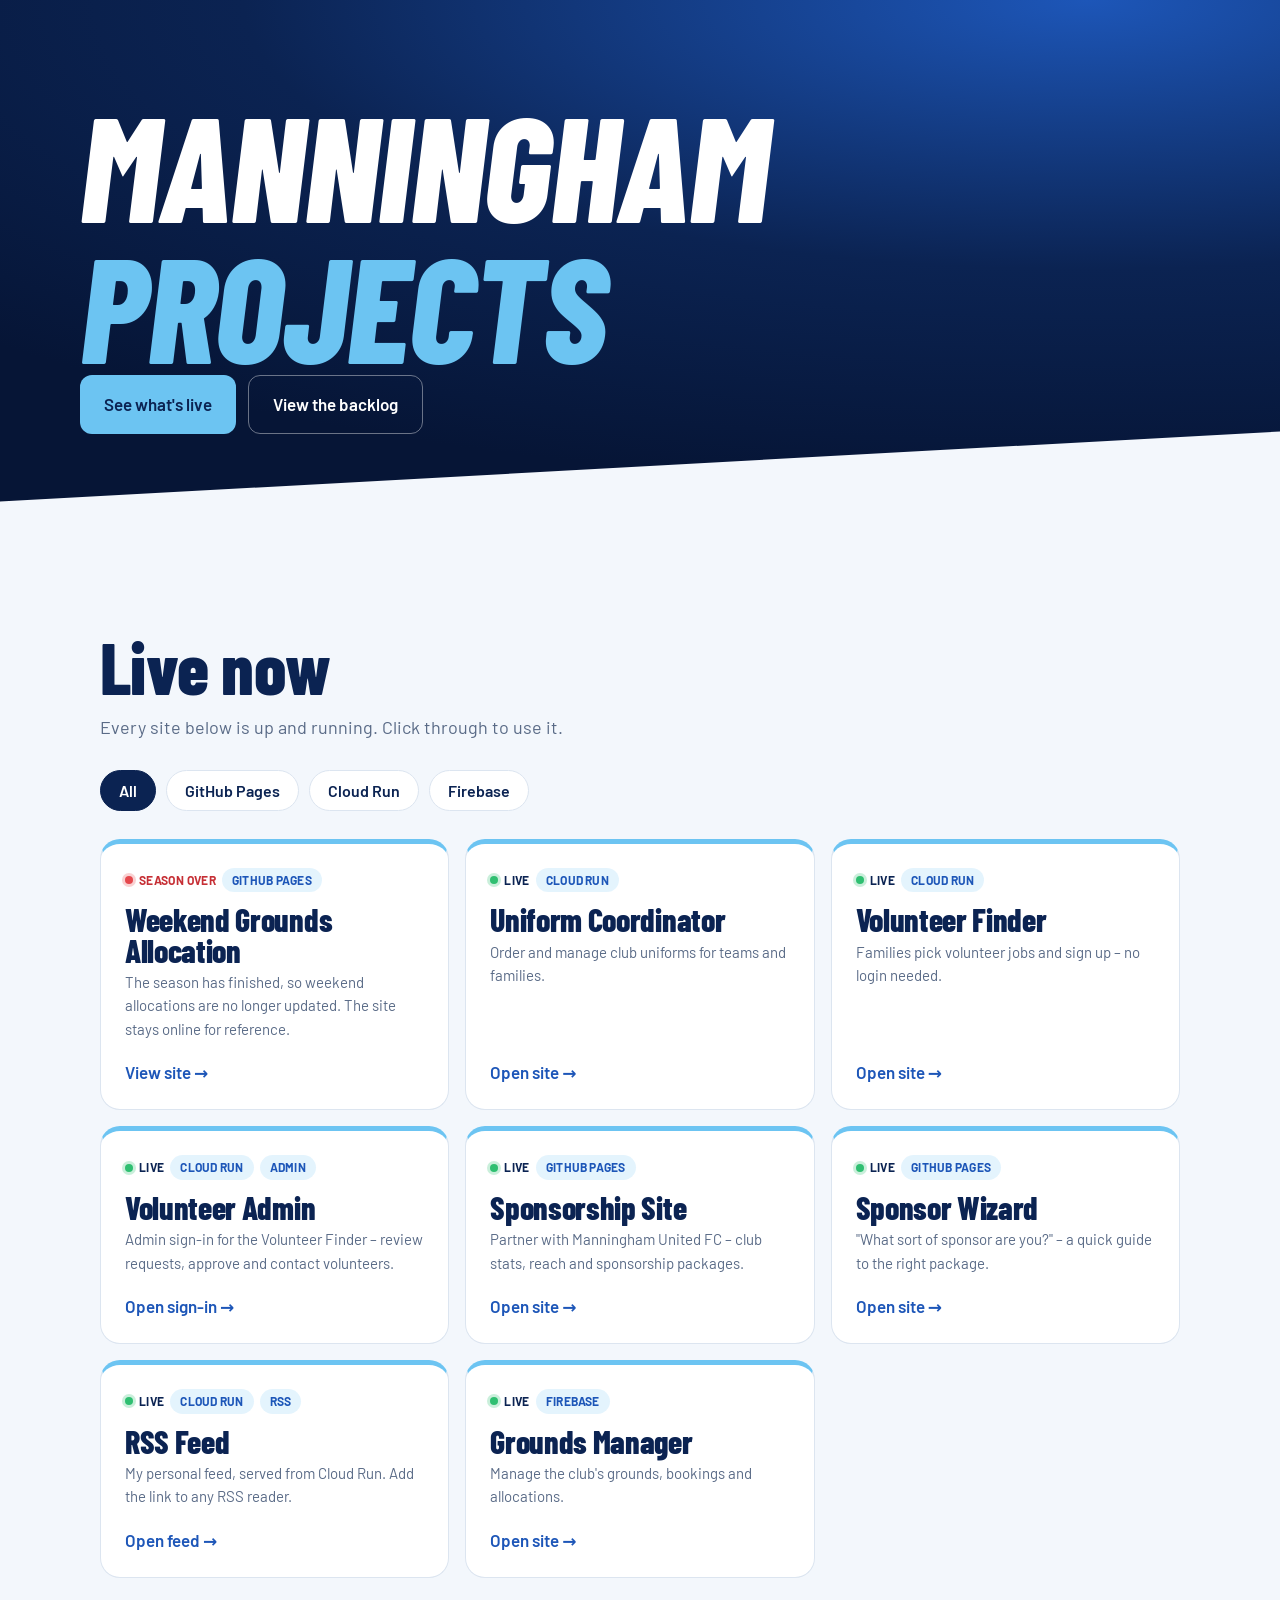
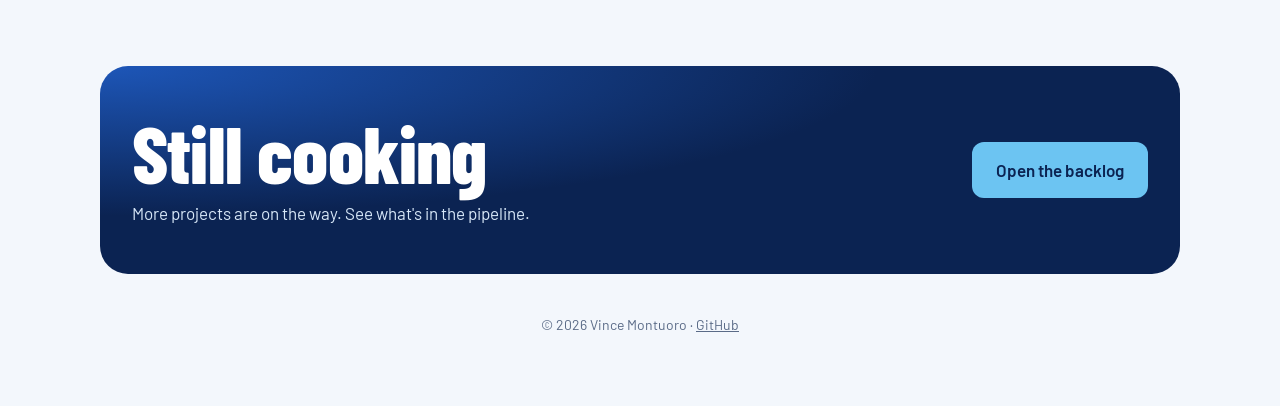
<file: index.html>
<!DOCTYPE html>
<html lang="en">
<head>
<meta charset="UTF-8">
<meta name="viewport" content="width=device-width, initial-scale=1, viewport-fit=cover">
<title>Vince Montuoro – Live Projects</title>
<link rel="preconnect" href="https://fonts.googleapis.com">
<link rel="preconnect" href="https://fonts.gstatic.com" crossorigin>
<link href="https://fonts.googleapis.com/css2?family=Barlow+Condensed:ital,wght@0,600;0,700;0,800;1,800&family=Barlow:wght@400;500;600&display=swap" rel="stylesheet">
<link rel="stylesheet" href="style.css">
</head>
<body>

<header class="hero compact">
  <div class="wrap hero-in">
    <h1>Manningham<span>Projects</span></h1>
    <div class="btns">
      <a class="btn btn-primary" href="#live">See what's live</a>
      <a class="btn btn-ghost" href="backlog.html">View the backlog</a>
    </div>
  </div>
</header>

<main class="wrap">
  <section id="live">
    <h2>Live now</h2>
    <p class="lede">Every site below is up and running. Click through to use it.</p>

    <div class="chips" role="group" aria-label="Filter sites">
      <button class="chip" aria-pressed="true" data-f="all">All</button>
      <button class="chip" aria-pressed="false" data-f="github">GitHub Pages</button>
      <button class="chip" aria-pressed="false" data-f="run">Cloud Run</button>
      <button class="chip" aria-pressed="false" data-f="firebase">Firebase</button>
    </div>

    <div class="grid" id="grid">

      <a class="card" data-p="github" href="https://vmontuoro.github.io/MUFC/">
        <div class="badges"><span class="status closed">Season over</span><span class="badge">GitHub Pages</span></div>
        <h3>Weekend Grounds Allocation</h3>
        <p>The season has finished, so weekend allocations are no longer updated. The site stays online for reference.</p>
        <span class="go">View site →</span>
      </a>

      <a class="card" data-p="run" href="https://mufc-uniforms-lmrwkbd5nq-ts.a.run.app/">
        <div class="badges"><span class="status">Live</span><span class="badge">Cloud Run</span></div>
        <h3>Uniform Coordinator</h3>
        <p>Order and manage club uniforms for teams and families.</p>
        <span class="go">Open site →</span>
      </a>

      <a class="card" data-p="run" href="https://mufc-volunteer-finder-802820206720.australia-southeast1.run.app/">
        <div class="badges"><span class="status">Live</span><span class="badge">Cloud Run</span></div>
        <h3>Volunteer Finder</h3>
        <p>Families pick volunteer jobs and sign up – no login needed.</p>
        <span class="go">Open site →</span>
      </a>

      <a class="card" data-p="run" href="https://mufc-volunteer-finder-lmrwkbd5nq-ts.a.run.app/admin/login">
        <div class="badges"><span class="status">Live</span><span class="badge">Cloud Run</span><span class="badge">Admin</span></div>
        <h3>Volunteer Admin</h3>
        <p>Admin sign-in for the Volunteer Finder – review requests, approve and contact volunteers.</p>
        <span class="go">Open sign-in →</span>
      </a>

      <a class="card" data-p="github" href="https://vmontuoro.github.io/sponsors_mufc/">
        <div class="badges"><span class="status">Live</span><span class="badge">GitHub Pages</span></div>
        <h3>Sponsorship Site</h3>
        <p>Partner with Manningham United FC – club stats, reach and sponsorship packages.</p>
        <span class="go">Open site →</span>
      </a>

      <a class="card" data-p="github" href="https://vmontuoro.github.io/sponsors_mufc/wizard/">
        <div class="badges"><span class="status">Live</span><span class="badge">GitHub Pages</span></div>
        <h3>Sponsor Wizard</h3>
        <p>"What sort of sponsor are you?" – a quick guide to the right package.</p>
        <span class="go">Open site →</span>
      </a>

      <a class="card" data-p="run" href="https://cowork-feed-802820206720.australia-southeast1.run.app/feed/e5607e0dff983b284af6906efc9f6887549de5f12e9ede14.xml">
        <div class="badges"><span class="status">Live</span><span class="badge">Cloud Run</span><span class="badge">RSS</span></div>
        <h3>RSS Feed</h3>
        <p>My personal feed, served from Cloud Run. Add the link to any RSS reader.</p>
        <span class="go">Open feed →</span>
      </a>

      <a class="card" data-p="firebase" href="https://mubfc-club-platform.web.app">
        <div class="badges"><span class="status">Live</span><span class="badge">Firebase</span></div>
        <h3>Grounds Manager</h3>
        <p>Manage the club's grounds, bookings and allocations.</p>
        <span class="go">Open site →</span>
      </a>

    </div>
  </section>

  <div class="cta">
    <div>
      <h2>Still cooking</h2>
      <p>More projects are on the way. See what's in the pipeline.</p>
    </div>
    <a class="btn btn-primary" href="backlog.html">Open the backlog</a>
  </div>
</main>

<footer>© <span id="yr"></span> Vince Montuoro · <a href="https://github.com/vmontuoro">GitHub</a></footer>

<script>
(function(){
  var cards=[].slice.call(document.querySelectorAll('#grid .card'));
  document.querySelectorAll('.chip').forEach(function(b){
    b.addEventListener('click',function(){
      document.querySelectorAll('.chip').forEach(function(x){x.setAttribute('aria-pressed',x===b)});
      cards.forEach(function(c){c.hidden=b.dataset.f!=='all'&&c.dataset.p!==b.dataset.f});
    });
  });
  document.getElementById('yr').textContent=new Date().getFullYear();
})();
</script>
</body>
</html>
</file>
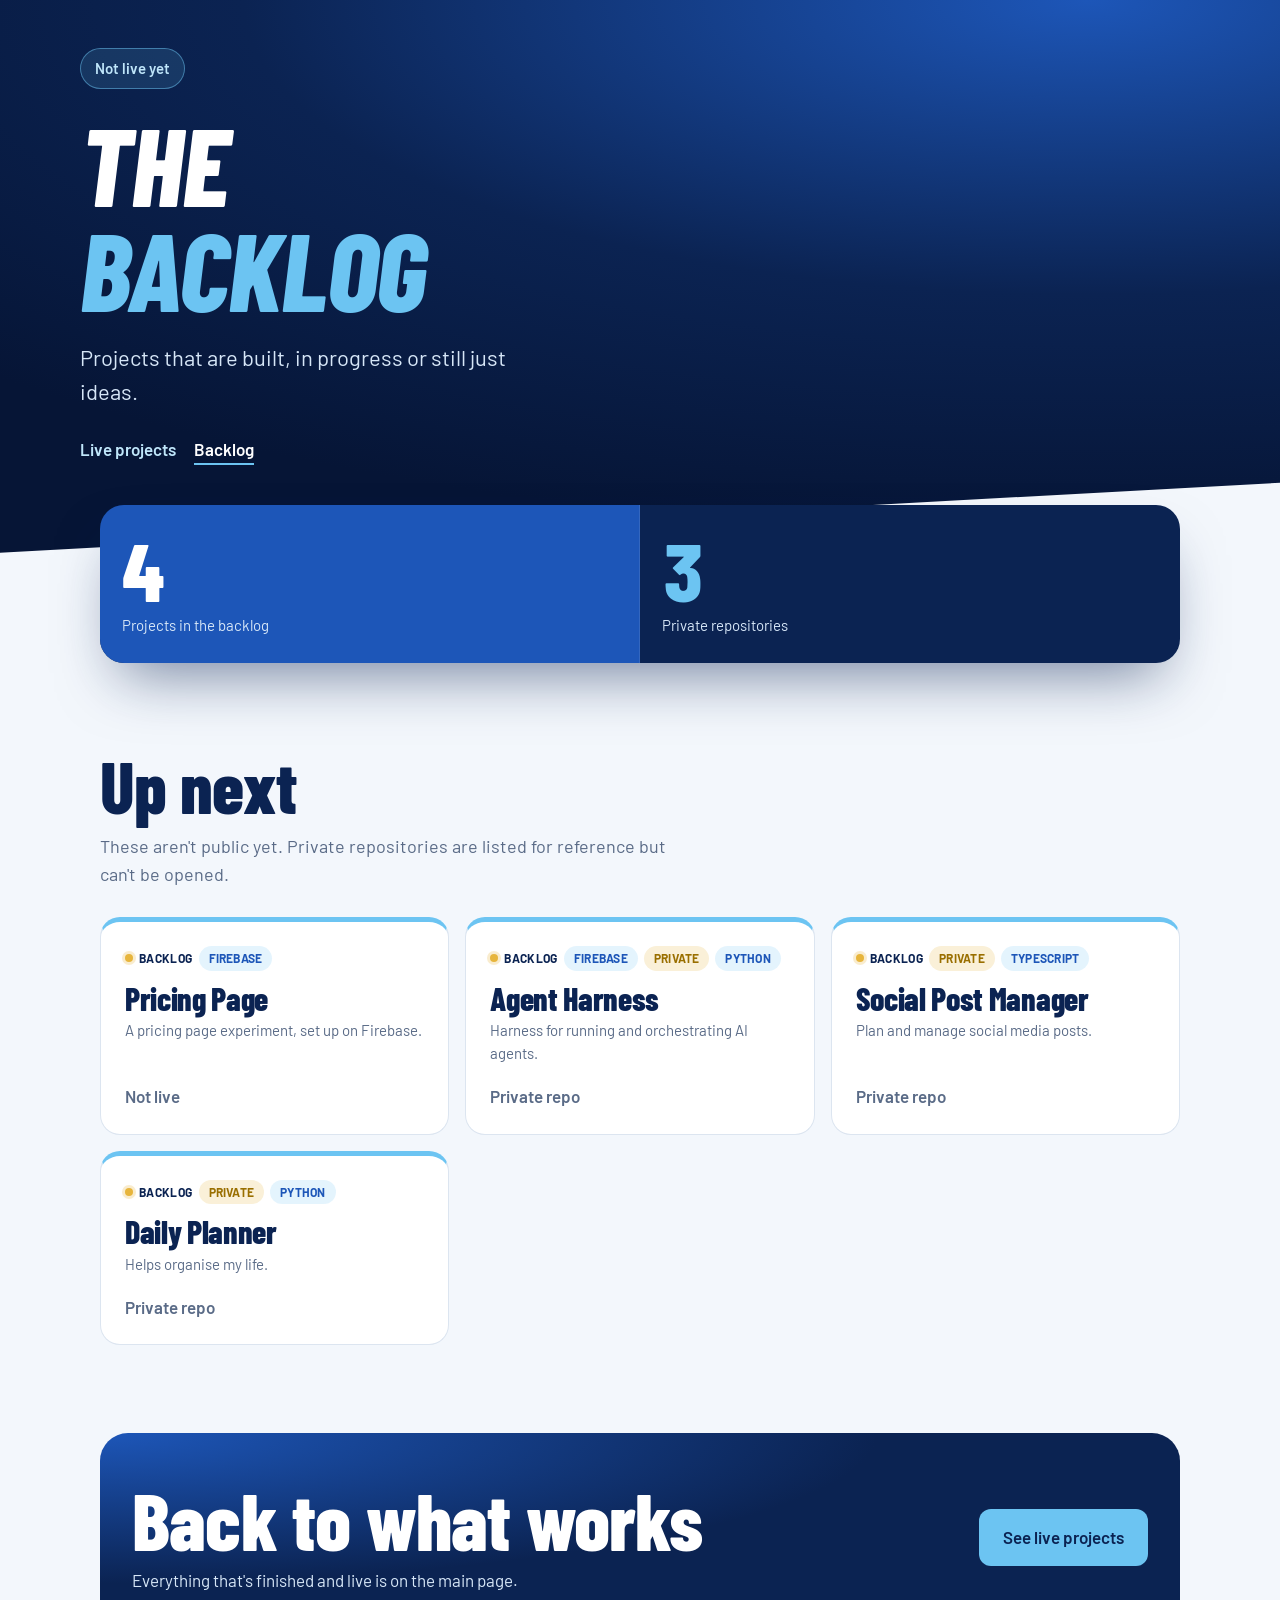
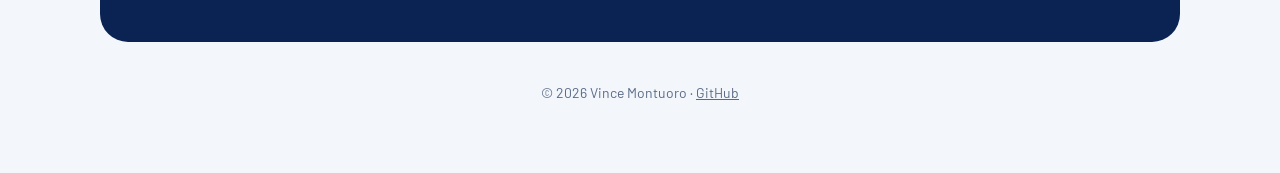
<file: backlog.html>
<!DOCTYPE html>
<html lang="en">
<head>
<meta charset="UTF-8">
<meta name="viewport" content="width=device-width, initial-scale=1, viewport-fit=cover">
<title>Vince Montuoro – Backlog</title>
<link rel="preconnect" href="https://fonts.googleapis.com">
<link rel="preconnect" href="https://fonts.gstatic.com" crossorigin>
<link href="https://fonts.googleapis.com/css2?family=Barlow+Condensed:ital,wght@0,600;0,700;0,800;1,800&family=Barlow:wght@400;500;600&display=swap" rel="stylesheet">
<link rel="stylesheet" href="style.css">
</head>
<body class="backlog">

<header class="hero small">
  <div class="wrap hero-in">
    <span class="tag">Not live yet</span>
    <h1>The<span>Backlog</span></h1>
    <p class="sub">Projects that are built, in progress or still just ideas.</p>
    <nav class="navlinks" aria-label="Pages">
      <a href="index.html">Live projects</a>
      <a href="backlog.html" aria-current="page">Backlog</a>
    </nav>
  </div>
</header>

<main class="wrap">
  <div class="numbers">
    <div class="wall" style="grid-template-columns:repeat(2,1fr)">
      <div class="num feature"><b>4</b><span>Projects in the backlog</span></div>
      <div class="num"><b>3</b><span>Private repositories</span></div>
    </div>
  </div>

  <section>
    <h2>Up next</h2>
    <p class="lede">These aren't public yet. Private repositories are listed for reference but can't be opened.</p>

    <div class="grid">

      <div class="card">
        <div class="badges"><span class="status off">Backlog</span><span class="badge">Firebase</span></div>
        <h3>Pricing Page</h3>
        <p>A pricing page experiment, set up on Firebase.</p>
        <span class="go off">Not live</span>
      </div>

      <div class="card">
        <div class="badges"><span class="status off">Backlog</span><span class="badge">Firebase</span><span class="badge priv">Private</span><span class="badge">Python</span></div>
        <h3>Agent Harness</h3>
        <p>Harness for running and orchestrating AI agents.</p>
        <span class="go off">Private repo</span>
      </div>

      <div class="card">
        <div class="badges"><span class="status off">Backlog</span><span class="badge priv">Private</span><span class="badge">TypeScript</span></div>
        <h3>Social Post Manager</h3>
        <p>Plan and manage social media posts.</p>
        <span class="go off">Private repo</span>
      </div>

      <div class="card">
        <div class="badges"><span class="status off">Backlog</span><span class="badge priv">Private</span><span class="badge">Python</span></div>
        <h3>Daily Planner</h3>
        <p>Helps organise my life.</p>
        <span class="go off">Private repo</span>
      </div>

    </div>
  </section>

  <div class="cta">
    <div>
      <h2>Back to what works</h2>
      <p>Everything that's finished and live is on the main page.</p>
    </div>
    <a class="btn btn-primary" href="index.html">See live projects</a>
  </div>
</main>

<footer>© <span id="yr"></span> Vince Montuoro · <a href="https://github.com/vmontuoro">GitHub</a></footer>
<script>document.getElementById('yr').textContent=new Date().getFullYear();</script>
</body>
</html>
</file>
<file: style.css>
:root{
  --navy:#0B2352; --navy-2:#12306B; --royal:#1D56B8; --sky:#6CC4F2; --sky-soft:#BFE6FA;
  --white:#FFFFFF; --ink:#0B2352; --paper:#F3F7FC; --muted:#5A6B87; --card:#FFFFFF; --line:#DCE5F0;
  --display:'Barlow Condensed','Arial Narrow',Arial,sans-serif;
  --body:'Barlow',system-ui,-apple-system,'Segoe UI',sans-serif;
  box-sizing:border-box;
}
@media (prefers-color-scheme:dark){
  :root:not([data-theme="light"]){ --paper:#081A3E; --card:#0F2757; --ink:#EAF4FD; --muted:#A9BBD6; --line:#1E3A72; }
}
:root[data-theme="dark"]{ --paper:#081A3E; --card:#0F2757; --ink:#EAF4FD; --muted:#A9BBD6; --line:#1E3A72; }
*,*::before,*::after{box-sizing:inherit}
html{scroll-behavior:smooth}
body{margin:0;background:var(--paper);color:var(--ink);font-family:var(--body);font-size:17px;line-height:1.55;-webkit-font-smoothing:antialiased}
a{color:inherit}
:focus-visible{outline:3px solid var(--sky);outline-offset:3px;border-radius:4px}
.wrap{max-width:1120px;margin:0 auto;padding:0 20px}
h1,h2,h3{font-family:var(--display);font-weight:800;line-height:.95;margin:0;letter-spacing:-.01em}
h2{font-size:clamp(40px,7vw,72px)}
.lede{color:var(--muted);max-width:60ch;margin:14px 0 0;font-size:18px}

/* HERO */
.hero{background:radial-gradient(120% 90% at 85% 0%,#1D56B8 0%,var(--navy) 55%,#061536 100%);color:#fff;position:relative;overflow:hidden}
.hero::after{content:"";position:absolute;inset:auto -10% -1px -10%;height:120px;background:var(--paper);clip-path:polygon(0 70%,100% 0,100% 100%,0 100%)}
.hero-in{padding:64px 0 160px;position:relative;z-index:1}
.tag{display:inline-flex;align-items:center;gap:10px;background:rgba(108,196,242,.14);border:1px solid rgba(108,196,242,.5);color:var(--sky-soft);padding:8px 14px;border-radius:999px;font-weight:600;font-size:15px}
.hero h1{font-size:clamp(52px,13vw,148px);margin-top:22px;text-transform:uppercase;font-style:italic}
.hero h1 span{display:block;color:var(--sky)}
.hero p.sub{font-size:clamp(18px,2.2vw,22px);max-width:40ch;color:#D6E6F7;margin:20px 0 28px}
.btns{display:flex;flex-wrap:wrap;gap:12px}
.btn{display:inline-flex;align-items:center;gap:8px;padding:15px 24px;border-radius:12px;font-weight:600;text-decoration:none;font-size:17px;transition:transform .15s}
.btn:active{transform:scale(.97)}
.btn-primary{background:var(--sky);color:var(--navy)}
.btn-ghost{border:1.5px solid rgba(255,255,255,.4);color:#fff}

/* NUMBER WALL */
.numbers{margin-top:-110px;position:relative;z-index:2}
.wall{display:grid;grid-template-columns:repeat(4,1fr);background:var(--navy);border-radius:24px;overflow:hidden;box-shadow:0 30px 60px -20px rgba(11,35,82,.55)}
.num{padding:28px 22px;color:#fff;border-right:1px solid rgba(255,255,255,.1)}
.num:last-child{border-right:0}
.num b{display:block;font-family:var(--display);font-weight:800;font-size:clamp(52px,6.4vw,84px);line-height:.9;color:var(--sky);font-variant-numeric:tabular-nums}
.num span{display:block;margin-top:8px;color:#D6E6F7;font-size:15px;line-height:1.35}
.num.feature{background:var(--royal)}
.num.feature b{color:#fff}

section{padding:88px 0 0}

/* FILTER CHIPS */
.chips{display:flex;flex-wrap:wrap;gap:10px;margin-top:28px}
.chip{border:1.5px solid var(--line);background:var(--card);color:var(--ink);font:600 16px var(--body);padding:10px 18px;border-radius:999px;cursor:pointer;transition:background .2s,color .2s,border-color .2s}
.chip:hover{border-color:var(--royal)}
.chip[aria-pressed="true"]{background:var(--navy);color:#fff;border-color:var(--navy)}
:root[data-theme="dark"] .chip[aria-pressed="true"]{background:var(--sky);color:var(--navy);border-color:var(--sky)}
@media (prefers-color-scheme:dark){:root:not([data-theme="light"]) .chip[aria-pressed="true"]{background:var(--sky);color:var(--navy);border-color:var(--sky)}}

/* PROJECT CARDS */
.grid{display:grid;grid-template-columns:repeat(3,1fr);gap:16px;margin-top:28px}
.card{background:var(--card);border:1px solid var(--line);border-top:5px solid var(--sky);border-radius:20px;padding:24px;display:flex;flex-direction:column;text-decoration:none;transition:transform .15s,box-shadow .15s}
a.card:hover{transform:translateY(-3px);box-shadow:0 18px 40px -18px rgba(11,35,82,.45)}
.card.feat{background:var(--navy);color:#fff;border-color:var(--navy);border-top-color:#E7B53C;grid-column:span 2}
.card.feat p{color:#D6E6F7}
.card h3{font-size:32px;margin:12px 0 6px}
.card p{margin:0;color:var(--muted);font-size:15px;flex:1}
.badges{display:flex;flex-wrap:wrap;gap:6px}
.badge{font-size:12px;font-weight:700;letter-spacing:.02em;padding:3px 10px;border-radius:999px;background:rgba(108,196,242,.18);color:var(--royal);text-transform:uppercase}
.feat .badge{color:var(--sky-soft)}
:root[data-theme="dark"] .badge{color:var(--sky)}
@media (prefers-color-scheme:dark){:root:not([data-theme="light"]) .badge{color:var(--sky)}}
.badge.priv{background:rgba(231,181,60,.2);color:#9A6F00}
:root[data-theme="dark"] .badge.priv{color:#E7B53C}
@media (prefers-color-scheme:dark){:root:not([data-theme="light"]) .badge.priv{color:#E7B53C}}
.card .go{margin-top:18px;font-weight:600;color:var(--royal);display:inline-flex;gap:6px;align-items:center}
.feat .go{color:var(--sky)}
:root[data-theme="dark"] .card .go{color:var(--sky)}
@media (prefers-color-scheme:dark){:root:not([data-theme="light"]) .card .go{color:var(--sky)}}
.card .go.off{color:var(--muted)}
.card[hidden]{display:none}
.todo{border-style:dashed;border-top-style:dashed}

/* CTA */
.cta{margin:88px 0 0;background:radial-gradient(120% 120% at 0% 0%,#1D56B8,var(--navy) 60%);color:#fff;border-radius:28px;padding:48px 32px;display:flex;flex-wrap:wrap;gap:24px;align-items:center;justify-content:space-between}
.cta h2{font-size:clamp(44px,7vw,80px)}
.cta p{color:#D6E6F7;margin:10px 0 0}
footer{padding:40px 0 70px;color:var(--muted);font-size:14px;text-align:center}

@media (max-width:860px){
  .wall{grid-template-columns:1fr 1fr}
  .num:nth-child(2){border-right:0}
  .num:nth-child(-n+2){border-bottom:1px solid rgba(255,255,255,.1)}
  .grid{grid-template-columns:1fr}
  .card.feat{grid-column:auto}
}
.num:nth-child(4n){border-right:0}
.status{display:inline-flex;align-items:center;gap:6px;font-size:12px;font-weight:700;text-transform:uppercase;letter-spacing:.03em}
.status::before{content:"";width:8px;height:8px;border-radius:50%;background:#2FBF71;box-shadow:0 0 0 3px rgba(47,191,113,.25)}
.status.off::before{background:#E7B53C;box-shadow:0 0 0 3px rgba(231,181,60,.25)}
.navlinks{display:flex;gap:18px;margin-top:22px}
.navlinks a{color:var(--sky-soft);font-weight:600;text-decoration:none;border-bottom:2px solid transparent}
.navlinks a[aria-current]{color:#fff;border-bottom-color:var(--sky)}
.navlinks a:hover{border-bottom-color:var(--sky)}
.hero.small .hero-in{padding:48px 0 130px}
.hero.small h1{font-size:clamp(46px,10vw,110px)}
.backlog .numbers{margin-top:-90px}

.hero.compact .hero-in{padding:72px 0 110px}
.status.closed::before{background:#E5484D;box-shadow:0 0 0 3px rgba(229,72,77,.25)}
.status.closed{color:#C62F35}
:root[data-theme="dark"] .status.closed{color:#FF8A8E}
@media (prefers-color-scheme:dark){:root:not([data-theme="light"]) .status.closed{color:#FF8A8E}}
</file>
